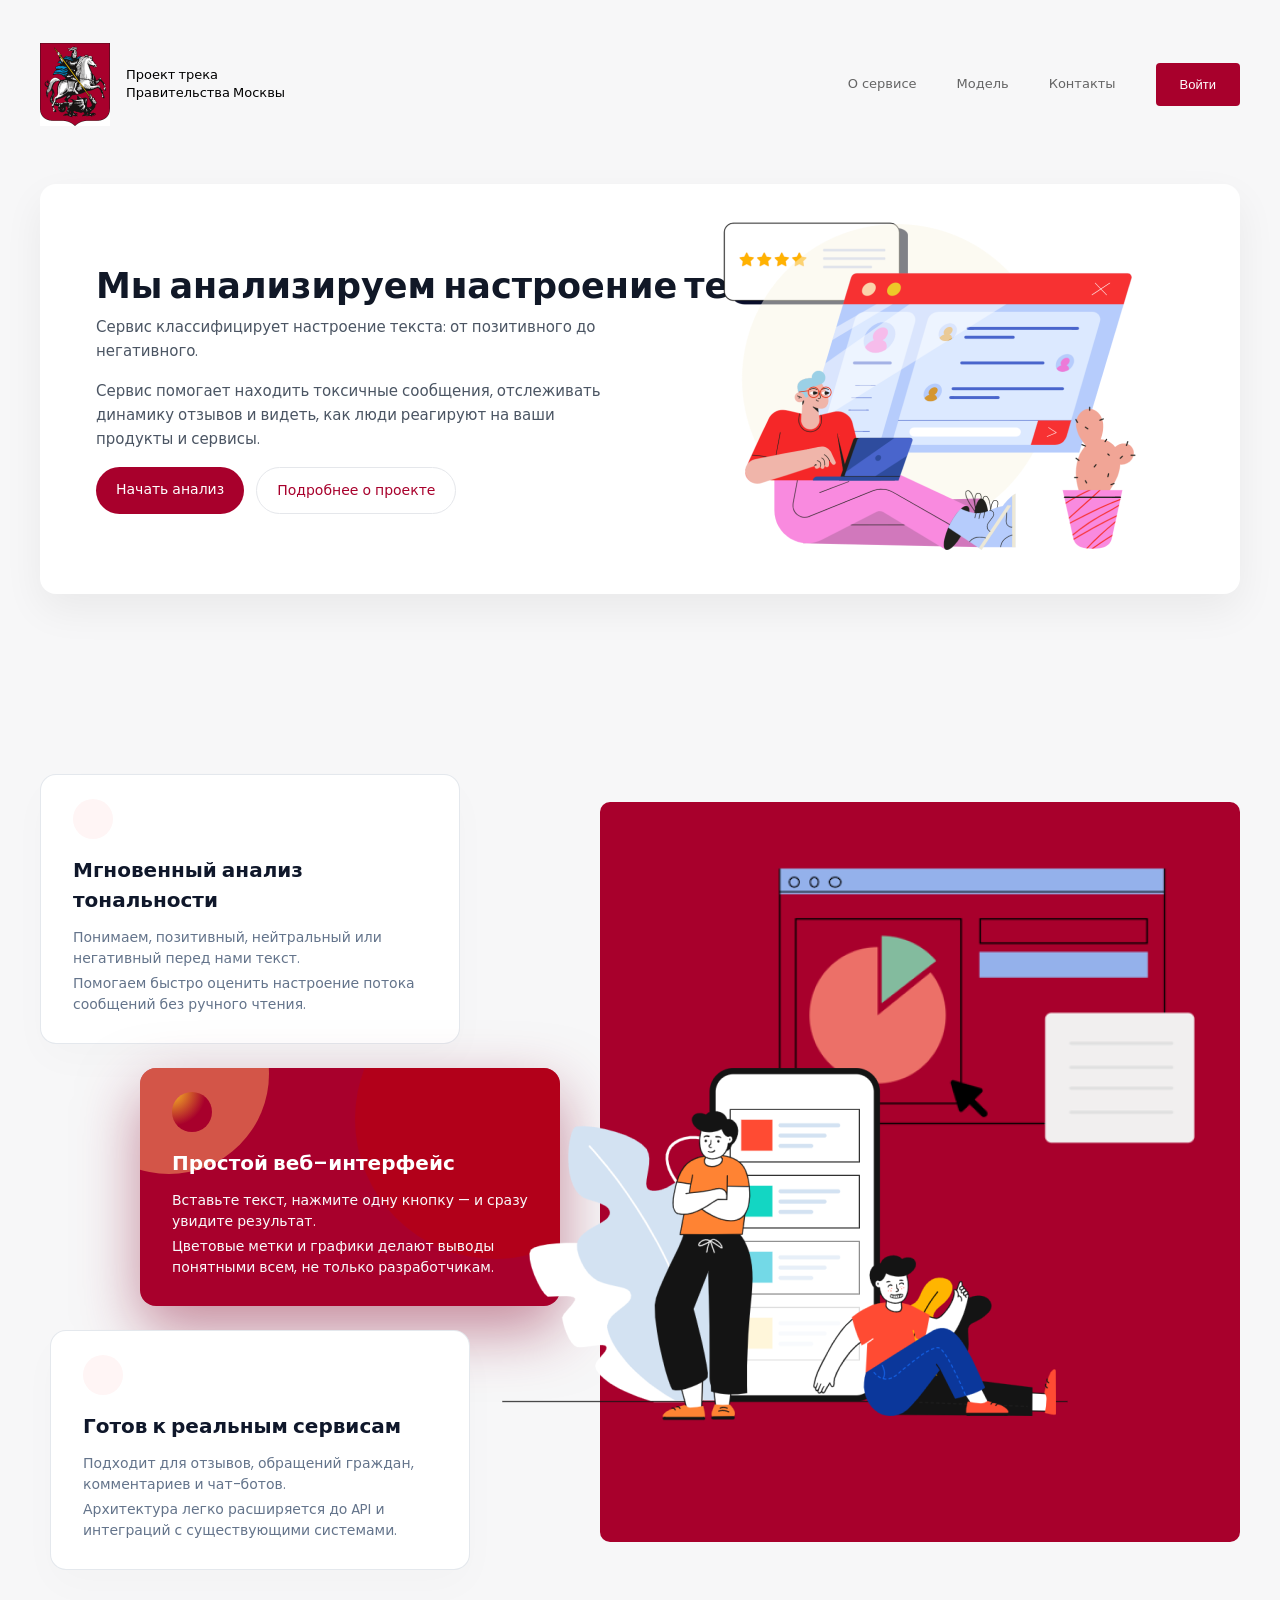
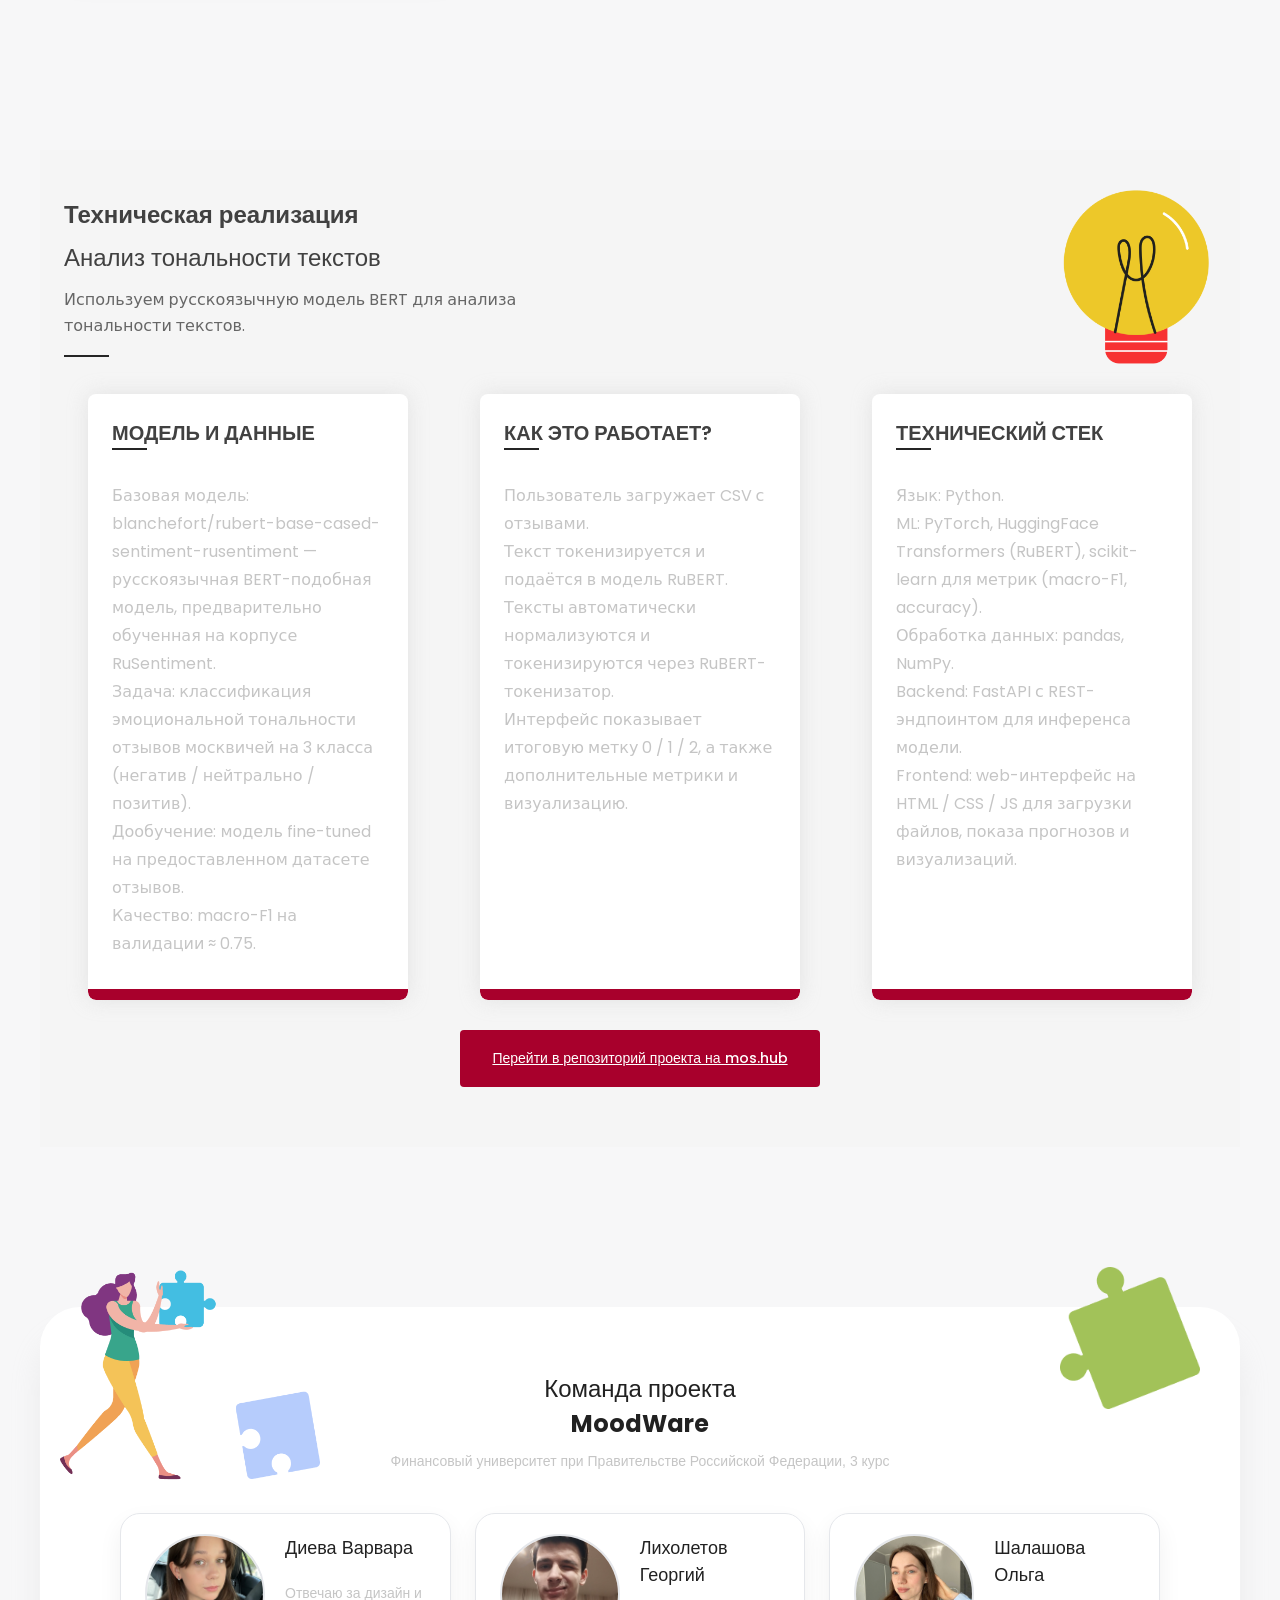
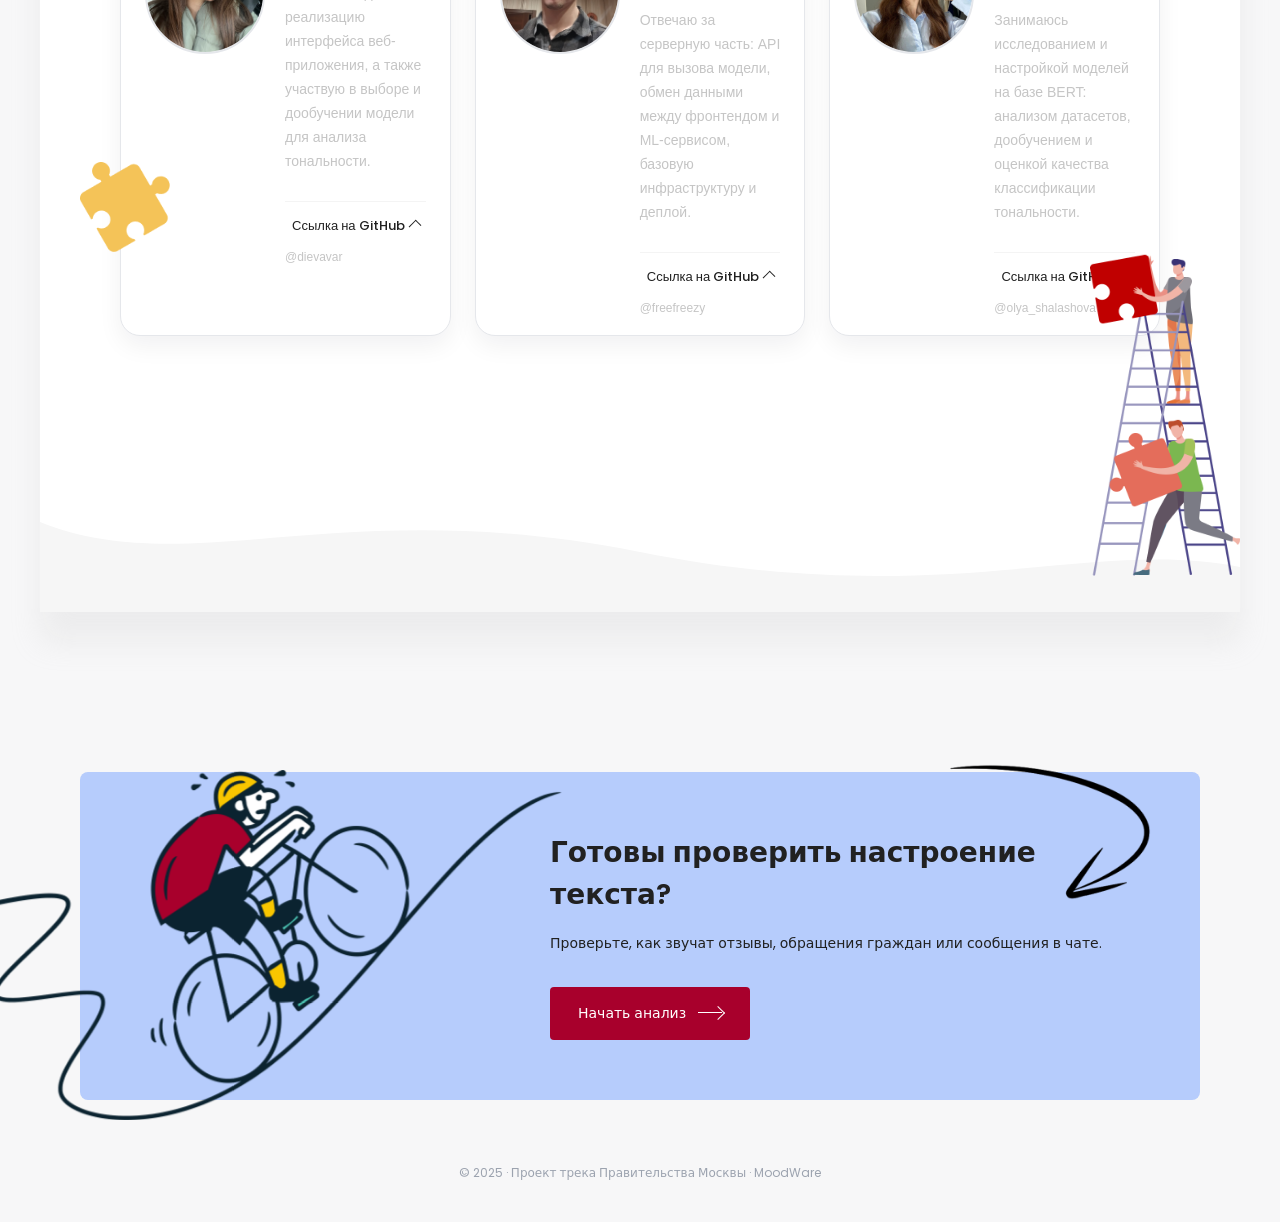
<file: frontend/index.html>
<!DOCTYPE html>
<html lang="ru">
<head>
  <meta charset="UTF-8" />
  <title>Моя страница</title>
  <link rel="preconnect" href="https://fonts.googleapis.com">
  <link rel="preconnect" href="https://fonts.gstatic.com" crossorigin>
  <link href="https://fonts.googleapis.com/css2?family=Poppins:wght@300;400;500;600&display=swap" rel="stylesheet">
  <!-- 1. Общая база -->
  <link rel="stylesheet" href="./css/base.css">

  <!-- 1 секция -->
  <link rel="stylesheet" href="./css/home_1.css">

  <!-- 2 секция  -->
  <link rel="stylesheet" href="./css/advantages_2.css">

    <!-- 3 секция  -->
  <link rel="stylesheet" href="./css/go_3.css">

    <!-- 4 секция  -->
    <link rel="stylesheet" href="./css/model_4.css">

    <!-- 5 секция  -->
     <link rel="stylesheet" href="./css/us_5.css">

</head>

<body>
 <div id="top"></div>
  <div class="page">
    <!-- HEADER -->
    <header class="header">
      <div class="logo-block">
        <img src="./img/logo.png" alt="Логотип" />
        <div class="logo-text">
          Проект трека<br />
          Правительства Москвы
        </div>
      </div>

      <nav class="nav">
        <a href="#about">О сервисе</a>
        <a href="#model">Модель</a>
        <a href="#contacts">Контакты</a>
        <button class="btn-login">Войти</button>
      </nav>
    </header>

    <!-- MAIN: несколько секций -->
    <main>
      <!-- Первая страница (hero) -->
      <section class="hero" id="home">
        <section class="hero-text">
        <h1 class="hero-title">Мы анализируем настроение текстов</h1>
        <p class="hero-subtitle">
          Сервис классифицирует настроение текста: от позитивного до негативного.
        </p>
        <p class="hero-subtitle">
          Сервис помогает находить токсичные сообщения, отслеживать динамику отзывов и видеть, как люди реагируют на ваши продукты и сервисы.
        </p>
        <div class="hero-cta">
            <a href="index_model.html" class="btn-primary">
                <span>Начать анализ</span>
            </a>
          <a href="#model" class="btn-outline">Подробнее о проекте</a>
        </div>
      </section>

        <div class="hero-image">
          <img src="./img/hero.png" alt="Иллюстрация сервиса" class="hero-image-main" />
          <img src="./img/review.png" alt="Окно отзыва" class="hero-image-review" />
        </div>
      </section>

      <!-- Вторая страница (красное полотно + змейка карточек) -->
      <section class="features-section" id="about">
    <div class="features-section__inner">
      <!-- Левая колонка с карточками -->
      <div class="features-section__left">
        <!-- Верхняя «прозрачная» карточка -->
        <article class="feature-card feature-card--ghost">
          <div class="feature-card__icon feature-card__icon--ghost">
            <!-- сюда можно вставить svg-иконку щита -->
          </div>
          <h3 class="feature-card__title">Мгновенный анализ тональности</h3>
          <p class="feature-card__text">
            Понимаем, позитивный, нейтральный или негативный перед нами текст.
          </p>
          <p class="feature-card__text">
            Помогаем быстро оценить настроение потока сообщений без ручного чтения.
          </p>
        </article>

        <!-- Центральная красная карточка -->
        <!-- Центральная красная карточка -->
        <article class="feature-card feature-card--primary feature-card--decor">
          <div class="feature-card__icon feature-card__icon--primary">
            <!-- иконка -->
          </div>
          <h3 class="feature-card__title feature-card__title--light">
            Простой веб–интерфейс
          </h3>
          <p class="feature-card__text feature-card__text--light">
            Вставьте текст, нажмите одну кнопку — и сразу увидите результат.
          </p>
          <p class="feature-card__text feature-card__text--light">
            Цветовые метки и графики делают выводы понятными всем,
            не только разработчикам.
          </p>
        </article>


        <!-- Нижняя «прозрачная» карточка -->
        <article class="feature-card feature-card--ghost">
          <div class="feature-card__icon feature-card__icon--ghost">
          </div>
          <h3 class="feature-card__title">Готов к реальным сервисам</h3>
          <p class="feature-card__text">
            Подходит для отзывов, обращений граждан, комментариев и чат-ботов.
          </p>
          <p class="feature-card__text">
            Архитектура легко расширяется до API и интеграций
            с существующими системами.
          </p>
        </article>
      </div>

      <!-- Правая колонка с иллюстрацией -->
      <div class="features-section__right">
        <div class="features-hero">
          <div class="page-home__frame">
            <!-- Красный фон карточки -->
            <div class="page-home__card">
                <div class="page-home__card-bg"></div>
            </div>

            <!-- Блок с картинками поверх красной карточки -->
            <div class="page-home__images">
              <!-- Аналитика -->
              <img
                class="page-home__img page-home__img--analytics"
                src="./img/diagrm.png"
                alt="The Little Things - Analytics"
              />

              <!-- Мобильный макет -->
              <img
                class="page-home__img page-home__img--mobile"
                src="./img/heros2.png"
                alt="Croods Mobile"
              />
            </div>
          </div>
        </div>
      </div>
    </div>
  </section>


        <!-- 4 страница (красное полотно + змейка карточек) -->
 <!-- Блок: Техническая реализация анализа тональности -->
<section id="model" class="sentiment-section">
  <header class="sentiment-hero">
    <div class="sentiment-hero__content">
      <p class="sentiment-hero__eyebrow">Техническая реализация</p>
      <h1 class="sentiment-hero__title">Анализ тональности текстов</h1>
      <p class="sentiment-hero__subtitle">
        Используем русскоязычную модель BERT для анализа тональности текстов.
      </p>
      <div class="sentiment-hero__line"></div>
    </div>

    <div class="sentiment-hero__image-wrapper">
      <img src="img/4p.png" alt="Иконка идеи" class="sentiment-hero__image" />
    </div>
  </header>

  <main class="sentiment-content">
    <section class="sentiment-cards">
      <!-- Карточка: Модель -->
      <article class="sentiment-card">
        <div class="sentiment-card__header">
          <div>
            <h2 class="sentiment-card__title">Модель и данные</h2>
              <span class="sentiment-card__label-line"></span>
          </div>
        </div>
        <p class="sentiment-card__text">
          Базовая модель: blanchefort/rubert-base-cased-sentiment-rusentiment — русскоязычная BERT-подобная модель, предварительно обученная на корпусе RuSentiment.<br>
          Задача: классификация эмоциональной тональности отзывов москвичей на 3 класса (негатив / нейтрально / позитив).<br>
          Дообучение: модель fine-tuned на предоставленном датасете отзывов.<br>
            Качество: macro-F1 на валидации ≈ 0.75.<br>
        </p>
        <div class="sentiment-card__accent"></div>
      </article>

      <!-- Карточка: Как это работает? -->
      <article class="sentiment-card">
        <div class="sentiment-card__header">
          <div>
              <h2 class="sentiment-card__title">Как это работает?</h2>
            <span class="sentiment-card__label-line"></span>
          </div>
        </div>
        <p class="sentiment-card__text">
          Пользователь загружает CSV с отзывами.<br>
          Текст токенизируется и подаётся в модель RuBERT.<br>
          Тексты автоматически нормализуются и токенизируются через RuBERT-токенизатор.<br>
          Интерфейс показывает итоговую метку 0 / 1 / 2, а также дополнительные метрики и визуализацию.<br>
        </p>
        <div class="sentiment-card__accent"></div>
      </article>

      <!-- Карточка: Технический стек -->
      <article class="sentiment-card">
        <div class="sentiment-card__header">
          <div>
              <h2 class="sentiment-card__title">Технический стек</h2>
            <span class="sentiment-card__label-line"></span>
          </div>
        </div>
        <p class="sentiment-card__text">
          Язык: Python.<br>
            ML: PyTorch, HuggingFace Transformers (RuBERT), scikit-learn для метрик (macro-F1, accuracy).<br>
            Обработка данных: pandas, NumPy.<br>
          Backend: FastAPI с REST-эндпоинтом для инференса модели.<br>
          Frontend: web-интерфейс на HTML / CSS / JS для загрузки файлов, показа прогнозов и визуализаций.<br>
        </p>
        <div class="sentiment-card__accent"></div>
      </article>
    </section>

    <div class="sentiment-cta">
          <a
            class="sentiment-cta__button"
            href="https://hub.mos.ru/varvaradieva8/moshack-change_2025"
            target="_blank"
            rel="noopener noreferrer"
          >
    <span>Перейти в репозиторий проекта на mos.hub</span>
  </a>
</div>

  </main>
</section>
        <!-- 5 страница -->
  <section class="team-section" id="contacts">
    <!-- Левая картинка -->
    <img
      src="./img/girl_5.png"
      alt="Команда на лестнице слева"
      class="team-side-image team-side-image--left"
    />

    <!-- Правая картинка -->
    <img
      src="./img/boys_5.png"
      alt="Команда на лестнице справа"
      class="team-side-image team-side-image--right"
    />

      <img src="./img/pazl1_5.png"
       alt=""
       class="team-extra-image team-extra-image--top-right" />

  <!-- НОВАЯ: нижняя справа -->
  <img src="./img/pazl2_5.png"
       alt=""
       class="team-extra-image team-extra-image--bottom-right" />
<div class="team-panel">
  <!-- Новый обёрточный блок для содержимого -->
  <div class="team-panel__content">
    <header class="team-header">
      <p class="team-header__title">Команда проекта<br>
        <span class="team-header__brand">MoodWare</span>
      </p>
      <p class="team-header__subtitle">
        Финансовый университет при Правительстве Российской Федерации, 3 курс
      </p>
    </header>

    <div class="team-cards">
      <!-- 1 -->
        <article class="team-card team-card--side">
  <div class="team-card__photo">
    <img
      src="./img/varya.jpg"
      alt="Диева Варвара"
      class="team-card__img"
    >
  </div>

  <div class="team-card__content">
    <h3 class="team-card__name">Диева Варвара</h3>
    <p class="team-card__desc">
      Отвечаю за дизайн и реализацию интерфейса веб-приложения,
      а также участвую в выборе и дообучении модели для анализа тональности.
    </p>

    <a href="https://github.com/dievavar" class="team-card__link" target="_blank" rel="noopener noreferrer">
      <span>Ссылка на GitHub</span>
      <span class="team-card__link-arrow"></span>
    </a>

    <a href="https://t.me/dievavar" class="team-card__telegram" target="_blank" rel="noopener noreferrer">
      @dievavar
    </a>
  </div>
</article>
<!-- 2 -->
<article class="team-card team-card--side">
  <div class="team-card__photo">
    <img
      src="./img/gosha.jpg"
      alt="Лихолетов Георгий"
      class="team-card__img"
    >
  </div>

  <div class="team-card__content">
    <h3 class="team-card__name">Лихолетов Георгий</h3>
    <p class="team-card__desc">
      Отвечаю за серверную часть: API для вызова модели,
      обмен данными между фронтендом и ML-сервисом,
      базовую инфраструктуру и деплой.
    </p>

    <a href="https://github.com/FreEFreeZy"
       class="team-card__link"
       target="_blank"
       rel="noopener noreferrer">
      <span>Ссылка на GitHub</span>
      <span class="team-card__link-arrow"></span>
    </a>

    <a href="https://t.me/freefreezy"
       class="team-card__telegram"
       target="_blank"
       rel="noopener noreferrer">
      @freefreezy
    </a>
  </div>
</article>
<article class="team-card team-card--side">
  <div class="team-card__photo">
    <img
      src="./img/olya.jpg"
      alt="Шалашова Ольга"
      class="team-card__img"
    >
  </div>

  <div class="team-card__content">
    <h3 class="team-card__name">Шалашова Ольга</h3>
    <p class="team-card__desc">
      Занимаюсь исследованием и настройкой моделей на базе BERT:
      анализом датасетов, дообучением и оценкой качества
      классификации тональности.
    </p>

    <a href="https://github.com/shalashova-olga"
       class="team-card__link"
       target="_blank"
       rel="noopener noreferrer">
      <span>Ссылка на GitHub</span>
      <span class="team-card__link-arrow"></span>
    </a>

    <a href="https://t.me/olya_shalashova"
       class="team-card__telegram"
       target="_blank"
       rel="noopener noreferrer">
      @olya_shalashova
    </a>
  </div>
</article>

    </div>
  </div>

  <!-- Волна снизу панели -->
  <svg
    class="team-panel__wave"
    viewBox="0 0 1440 120"
    xmlns="http://www.w3.org/2000/svg"
    preserveAspectRatio="none"
  >
    <path
      fill="#ffffff"
      d="M0,0 C 180,80 360,-40 720,40 C1080,120 1260,20 1440,60 L1440,120 L0,120 Z"
    />
  </svg>
</div>
  </section>
              <!-- CTA-секция -->
 <section class="cta-section" id="cta">
  <div class="cta-section__bg">
    <!-- Велосипед слева, выступает -->
    <img src="./img/bike_3.png" alt="Велосипед" class="cta-section__bike" />

    <!-- Текст + кнопка -->
    <div class="cta-section__content">
      <h2 class="cta-section__title">
        Готовы проверить настроение текста?
      </h2>
      <p class="cta-section__subtitle">
        Проверьте, как звучат отзывы, обращения граждан или сообщения в чате.
      </p>

      <a href="index_model.html" class="cta-section__btn">
          <span>Начать анализ</span>
          <span class="cta-section__btn-arrow"></span>
      </a>
    </div>

    <!-- Стрелка справа сверху -->
    <img src="./img/strelka_3.png" alt="Стрелка" class="cta-section__arrow" />
  </div>
 </section>

  </main>
    <footer class="footer">
      © 2025 · Проект трека Правительства Москвы · MoodWare
    </footer>
  </div>
  <a href="#top" class="scroll-top" id="scroll-top">↑</a>

<script>
  const scrollTopBtn = document.getElementById('scroll-top');

  window.addEventListener('scroll', () => {
    const threshold = 800;

    if (window.scrollY > threshold) {
      scrollTopBtn.classList.add('scroll-top--visible');
    } else {
      scrollTopBtn.classList.remove('scroll-top--visible');
    }
  });
</script>
</body>
</html>
</file>
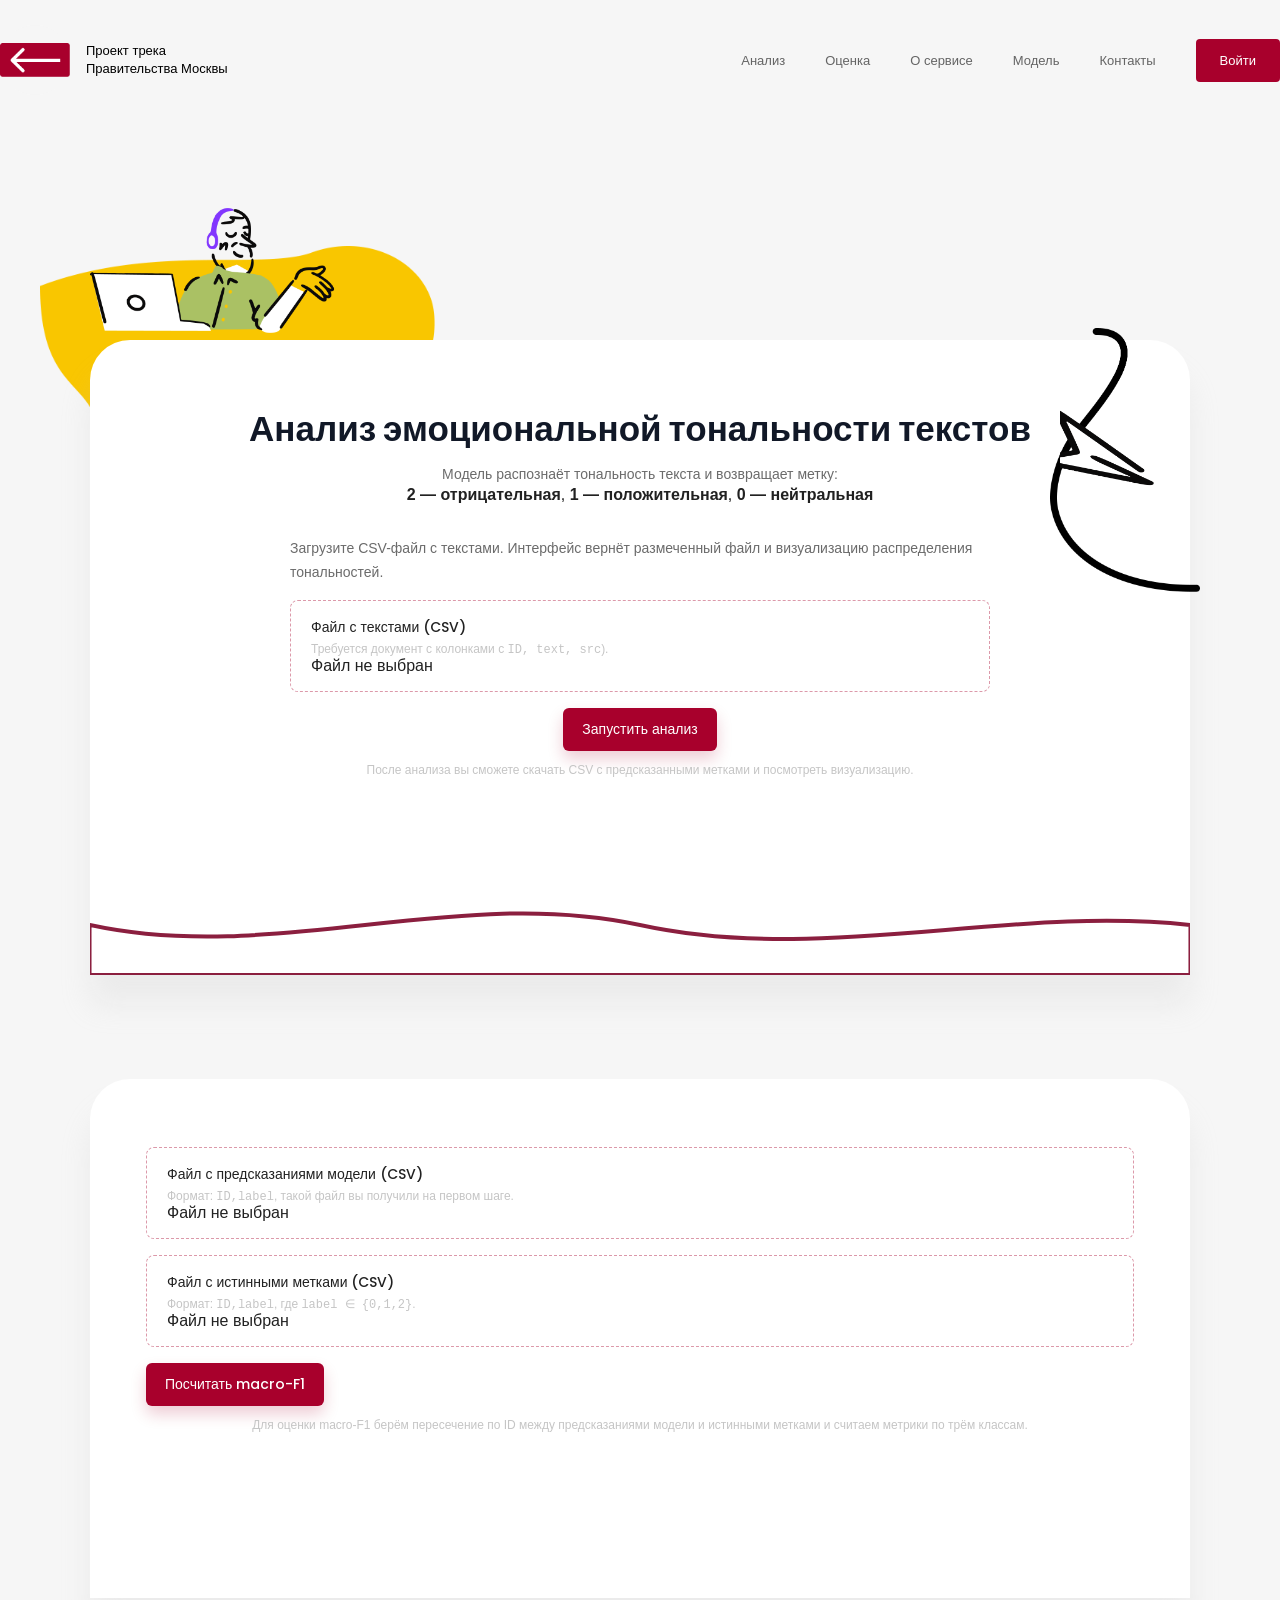
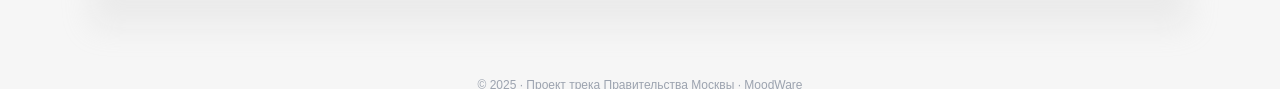
<file: frontend/index_model.html>
<!DOCTYPE html>
<html lang="ru">
<head>
  <meta charset="UTF-8" />
  <title>Моя страница</title>
  <link rel="preconnect" href="https://fonts.googleapis.com">
  <link rel="preconnect" href="https://fonts.gstatic.com" crossorigin>
  <link href="https://fonts.googleapis.com/css2?family=Poppins:wght@300;400;500;600&display=swap" rel="stylesheet">
  <link rel="stylesheet" href="./css/base.css">
    <link rel="stylesheet" href="./css/home_1.css">
    <link rel="stylesheet" href="./css/model_index.css">
</head>
<body>
<div class="page">
  <header class="header">
    <div class="logo-block">
      <a href="index.html" class="header-back-array">
        <img src="./img/back_arrow.png" alt="Вернуться на главную" />
      </a>
      <div class="logo-text">
        Проект трека<br />
        Правительства Москвы
      </div>
    </div>

    <nav class="nav">
        <a href="#analysis">Анализ</a>
        <a href="#metrics">Оценка</a>
      <a href="index.html#about">О сервисе</a>
      <a href="index.html#model">Модель</a>
      <a href="index.html#contacts">Контакты</a>
      <button class="btn-login">Войти</button>
    </nav>
  </header>

  <main>
    <section class="flyline-section">
  <div class="flyline-container">
    <img
      src="./img/line1.png"
      alt=""
      class="flyline-img flyline-img--line"
    />
    <img
      src="./img/fly.png"
      alt=""
      class="flyline-img flyline-img--fly"
    />
  </div>

         <div class="flyline-container">
      <!-- Левый стек из двух картинок -->
      <div class="flyline-stack-left">
        <img
          src="./img/3p.png"
          alt="Верхняя левая задняя"
          class="flyline-stack-img flyline-stack-img--back"
        />
        <img
          src="./img/boy.png"
          alt="Верхняя левая передняя"
          class="flyline-stack-img flyline-stack-img--front"
        />
      </div>
</section>


    <section class="app-section app-section--analysis" id="analysis">
    <div class="app-container app-section__content">
      <!-- Заголовок страницы -->
      <header class="app-hero">
        <h1 class="app-hero__title">
          Анализ эмоциональной тональности текстов
        </h1>
        <p class="app-hero__subtitle">
          Модель распознаёт тональность текста и возвращает метку:
            <p class="app-hero__subtitle">
            <p><strong>2 — отрицательная</strong>,
           <strong>1 — положительная</strong>,
          <strong>0 — нейтральная</strong></p>
            </p>
      </header>


      <!-- БЛОК 1: Анализ текстов -->
      <section class="app-block app-block--analyze">
        <div class="app-block__left">
          <p class="app-block__text">
            Загрузите CSV-файл с текстами. Интерфейс вернёт размеченный файл
            и визуализацию распределения тональностей.
          </p>

          <div class="app-upload">
            <label class="app-upload__label">
              <span class="app-upload__title">Файл с текстами (CSV)</span>
              <span class="app-upload__hint">
                Требуется документ с колонками с <code>ID, text, src</code>).
              </span>
              <input
                type="file"
                class="app-upload__input"
                id="texts-file-input"
                accept=".csv"
              /><span class="app-upload__filename" id="texts-file-name">
                Файл не выбран
            </span>

            </label>
          </div>

          <button class="app-btn app-btn--primary app-btn--center" id="run-analysis-btn">
            Запустить анализ
          </button>

          <p class="app-block__note">
            После анализа вы сможете скачать CSV с предсказанными метками
            и посмотреть визуализацию.
          </p>
        </div>
      </section>
    </div>

    <!-- Волна теперь прямо у секции -->
    <svg
      class="app-section__wave"
      viewBox="0 0 1440 90"
      preserveAspectRatio="none"
      xmlns="http://www.w3.org/2000/svg"
    >
      <path d="M0,40 C240,80 480,0 720,40 C960,80 1200,20 1440,40 L1440,90 L0,90 Z"/>
    </svg>
  </section>
  </main>
</div>
<div class="app-block__right hidden" id="results-block">
  <!-- Карточка с таблицей -->
  <div class="app-card app-card--table">
    <div class="app-card__header">
      <h3 class="app-card__title">Предпросмотр результатов</h3>
      <span class="app-card__tag">первые 10 строк</span>
    </div>

    <div class="app-table-wrapper">
      <table class="app-table" id="results-table">
        <thead>
          <tr>
            <th>ID</th>
            <th>label</th>
          </tr>
        </thead>
        <tbody>
          <!-- сюда JS вставит строки -->
        </tbody>
      </table>
    </div>

    <button
      class="app-btn app-btn--outline app-card__download"
      id="download-btn"
    >
      Скачать результаты (CSV)
    </button>
  </div>

    <!-- Карточка с гистограммой распределения классов -->
<!-- Карточка с гистограммой распределения классов -->
<!-- Карточка с гистограммой распределения классов -->
<div class="app-card app-card--chart">
  <div class="app-card__header">
    <h3 class="app-card__title">Распределение тональностей</h3>
    <p class="app-card__subtitle">
      Доли предсказаний по классам в загруженном файле
    </p>
  </div>

  <div class="app-chart-placeholder">
    <!-- Класс 0 -->
    <div class="app-chart-bar app-chart-bar--neg" id="chart-bar-0" title="0 — нейтральная">
      <div class="app-chart-bar__column">
        <div class="app-chart-bar__fill"></div>
      </div>
      <div class="app-chart-bar__value" id="chart-count-0">0</div>
      <div class="app-chart-bar__label-short">0</div>
    </div>

    <!-- Класс 1 -->
    <div class="app-chart-bar app-chart-bar--neu" id="chart-bar-1" title="1 — положительная">
      <div class="app-chart-bar__column">
        <div class="app-chart-bar__fill"></div>
      </div>
      <div class="app-chart-bar__value" id="chart-count-1">0</div>
      <div class="app-chart-bar__label-short">1</div>
    </div>

    <!-- Класс 2 -->
    <div class="app-chart-bar app-chart-bar--pos" id="chart-bar-2" title="2 — негативная">
      <div class="app-chart-bar__column">
        <div class="app-chart-bar__fill"></div>
      </div>
      <div class="app-chart-bar__value" id="chart-count-2">0</div>
      <div class="app-chart-bar__label-short">2</div>
    </div>
  </div>

  <!-- Легенда под графиком -->
  <div class="app-chart-legend">
    <div class="app-chart-legend__item">
      <span class="app-chart-legend__dot app-chart-legend__dot--neg"></span>
      <span>0 — нейтральная</span>
    </div>
    <div class="app-chart-legend__item">
      <span class="app-chart-legend__dot app-chart-legend__dot--neu"></span>
      <span>1 — положительная</span>
    </div>
    <div class="app-chart-legend__item">
      <span class="app-chart-legend__dot app-chart-legend__dot--pos"></span>
      <span>2 — негативная</span>
    </div>
  </div>
</div>



<!-- Карточка: график распределения тональностей по источникам -->
<div class="app-card app-card--chart app-card--sources">
  <div class="app-card__header">
    <h3 class="app-card__title">Тональности по источнику</h3>
    <p class="app-card__subtitle">
      Выберите источник (src), чтобы посмотреть распределение классов
    </p>
  </div>

<div class="app-sources-controls">
  <label for="src-select" class="app-sources-label">Источник:</label>

  <div class="app-sources-select-wrap">
    <select id="src-select" class="app-sources-select">
      <option value="">— нет данных —</option>
    </select>
  </div>
</div>


  <!-- Вертикальный график как и сверху, но для выбранного src -->
  <div class="app-chart-placeholder app-chart-placeholder--sources">
    <div class="app-chart-bar app-chart-bar--neg" id="src-bar-0">
      <div class="app-chart-bar__column">
        <div class="app-chart-bar__fill"></div>
      </div>
      <div class="app-chart-bar__value" id="src-count-0">0</div>
      <div class="app-chart-bar__label-short">0</div>
    </div>

    <div class="app-chart-bar app-chart-bar--neu" id="src-bar-1">
      <div class="app-chart-bar__column">
        <div class="app-chart-bar__fill"></div>
      </div>
      <div class="app-chart-bar__value" id="src-count-1">0</div>
      <div class="app-chart-bar__label-short">1</div>
    </div>

    <div class="app-chart-bar app-chart-bar--pos" id="src-bar-2">
      <div class="app-chart-bar__column">
        <div class="app-chart-bar__fill"></div>
      </div>
      <div class="app-chart-bar__value" id="src-count-2">0</div>
      <div class="app-chart-bar__label-short">2</div>
    </div>
  </div>
</div>




</div>
      <section class="app-between">

<!--            <img src="./img/1p.png" alt="Левая картинка" class="app-between__img app-between__img&#45;&#45;left"/>-->
<!--          <img src="./img/2p.png" alt="Левая картинка" class="app-between__img app-between__img&#45;&#45;right"/>-->
<!--          <img src="./img/girl.png" alt="Оверлей" class="app-between__img app-between__img&#45;&#45;right-overlay"/>-->


      </section>
<main>
<!-- БЛОК 2: Оценка модели по macro-F1 -->
<section class="app-section app-section--metrics" id="metrics">
  <div class="app-container app-section__content app-section__content--metrics">

    <!-- Верх: слева текст, справа картинка -->
      <div class="app-metrics-left">
  <!-- Файл с предсказаниями модели -->
  <div class="app-upload">
    <label class="app-upload__label">
      <span class="app-upload__title">Файл с предсказаниями модели (CSV)</span>
      <span class="app-upload__hint">
        Формат: <code>ID,label</code>, такой файл вы получили на первом шаге.
      </span>
      <input
        type="file"
        class="app-upload__input"
        id="pred-file-input"
        accept=".csv"
      >
      <span class="app-upload__filename" id="pred-file-name">
        Файл не выбран
      </span>
    </label>
  </div>

  <!-- Файл с истинными метками -->
  <div class="app-upload">
    <label class="app-upload__label">
      <span class="app-upload__title">Файл с истинными метками (CSV)</span>
      <span class="app-upload__hint">
        Формат: <code>ID,label</code>, где <code>label ∈ {0,1,2}</code>.
      </span>
      <input
        type="file"
        class="app-upload__input"
        id="val-file-input"
        accept=".csv"
      >
      <span class="app-upload__filename" id="val-file-name">
        Файл не выбран
      </span>
    </label>
  </div>

  <button class="app-btn app-btn--primary" id="calc-macro-btn">
    Посчитать macro-F1
  </button>

  <p class="app-block__note">
    Для оценки macro-F1 берём пересечение по ID между предсказаниями модели
    и истинными метками и считаем метрики по трём классам.
  </p>
</div>





      <!-- Правая часть: метрики + confusion matrix (по умолчанию скрыта) -->
      <div class="app-metrics-right hidden" id="metrics-results">
        <div class="app-card app-card--metrics-summary">
          <h3 class="app-card__title">Итоговые метрики</h3>
          <div class="app-metrics-main">
            <div class="app-metrics-main__value">
              <span class="app-metrics-main__label">macro-F1</span>
              <span class="app-metrics-main__number" id="macro-f1-value">0.84</span>
            </div>
            <div class="app-metrics-main__details">
              <span id="accuracy-value">Accuracy: 0.88</span>
              <span id="precision-value">Precision (macro): 0.83</span>
              <span id="recall-value">Recall (macro): 0.85</span>
            </div>
          </div>
        </div>

        <div class="app-card app-card--confusion">
          <h3 class="app-card__title">Confusion matrix</h3>
          <div class="app-confusion">
            <table class="app-table app-table--confusion" id="confusion-table">
              <thead>
                <tr>
                  <th></th>
                  <th>Pred 0</th>
                  <th>Pred 1</th>
                  <th>Pred 2</th>
                </tr>
              </thead>
              <tbody>
                <tr>
                  <th>True 0</th>
                  <td>120</td>
                  <td>15</td>
                  <td>5</td>
                </tr>
                <tr>
                  <th>True 1</th>
                  <td>10</td>
                  <td>140</td>
                  <td>20</td>
                </tr>
                <tr>
                  <th>True 2</th>
                  <td>3</td>
                  <td>12</td>
                  <td>110</td>
                </tr>
              </tbody>
            </table>
          </div>
        </div>

      </div> <!-- /app-metrics-right -->
    </div> <!-- /app-metrics-grid -->

  </div> <!-- /app-container -->
</section>

  </main>
     <footer class="footer">
      © 2025 · Проект трека Правительства Москвы · MoodWare
    </footer>
  <script src="./js/index_model.js"></script>
</body>
</html>
</file>
<file: frontend/css/base.css>
*,
*::before,
*::after {
  box-sizing: border-box;
  margin: 0;
  padding: 0;
}

body {
  font-family: "Poppins", system-ui, -apple-system, BlinkMacSystemFont, sans-serif;
  background: #f7f7f8;
  color: #414141;
}

/* Картинки по умолчанию адекватно ведут себя в макете */
img {
  max-width: 100%;
  height: auto;
  display: block;
}

/* Общий контейнер страницы */
.page {
  min-height: 100vh;
  max-width: 1440px;
  margin: 0 auto;
  padding: 24px 40px 40px;
  display: flex;
  flex-direction: column;
}

/* Если ты используешь main-контент как .page__features */
.page__features {
  flex: 1;               /* занимает всё оставшееся место по высоте */
  display: flex;
  align-items: center;   /* центр по вертикали */
}

/* Опционально: общий класс для секций */
.section {
  width: 100%;
}
html {
  scroll-behavior: smooth;
}

main > section {
  /* базовые отступы сверху и снизу секций */
  padding: 100px 0;
}

/* каждая следующая секция отстоит от предыдущей */
main > section + section {
  margin-top: 80px;
}

#about {
  scroll-margin-top: -100px; /* подгони под высоту хедера */
}

html {
  scroll-behavior: smooth;

}

/* кнопка "наверх" */
.scroll-top {
  position: fixed;
  right: 24px;
  bottom: 24px;
  width: 40px;
  height: 40px;
  border-radius: 50%;
  background: #a8002c;
  color: #ffffff;
  font-size: 20px;
  line-height: 40px;
  text-align: center;
  text-decoration: none;
  cursor: pointer;
  box-shadow: 0 8px 16px rgba(168, 0, 44, 0.3);

  opacity: 0;
  pointer-events: none;
  transition: opacity 0.2s ease;
}

/* когда видима */
.scroll-top--visible {
  opacity: 1;
  pointer-events: auto;
}
</file>
<file: frontend/css/home_1.css>
/* ---------- HEADER ---------- */

    .header {
      display: flex;
      align-items: center;
      justify-content: space-between;
      gap: 40px;
      margin-bottom: 40px;
    }

.header-back-array {
  display: inline-flex;
  align-items: center;
  justify-content: center;
  width: 70px;      /* было 55px */
  height: 70px;     /* было 55px */
  border-radius: 50%;
  background: #f6f6f6;
  cursor: pointer;
  transition: background-color 0.2s ease, transform 0.2s ease;
}

.header-back-array img {
  width: 40px;   /* было 50px, но можно подбирать */
  height: auto;  /* чтобы не искажалось */
  object-fit: contain;
}


    .logo-block {
      display: flex;
      align-items: center;
      gap: 16px;
      min-height: 120px;
    }

    .logo-block img {
      width: 70px;
      height: 83px;
      object-fit: contain;
      flex-shrink: 0;
    }

    .logo-text {
      font-size: 13px;
      font-weight: 500;
      line-height: 1.4;
      color: #000;
    }

    .nav {
      display: flex;
      align-items: center;
      gap: 40px;
      margin-left: auto;
    }

    .nav a {
      font-size: 13px;
      font-weight: 300;
      color: #414141;
      text-decoration: none;
      opacity: 0.8;
      transition: opacity 0.15s ease, color 0.15s ease;
      white-space: nowrap;
    }

    .nav a:hover {
      opacity: 1;
      color: #a8002c;
    }

    .btn-login {
      padding: 14px 24px;
      background: #a8002c;
      border-radius: 4px;
      border: none;
      color: #fff;
      font-size: 13px;
      font-weight: 500;
      cursor: pointer;
      white-space: nowrap;
      transition: background 0.15s ease, transform 0.1s ease;
    }

    .btn-login:hover {
      background: #c00035;
      transform: translateY(-1px);
    }

    /* ---------- MAIN / HERO ---------- */

    .hero {
      flex: 1;
      display: flex;
      align-items: center;
      justify-content: space-between;
      gap: 60px;
      padding: 40px 56px;
      background: #ffffff;
      border-radius: 16px;
      box-shadow: 0 16px 40px rgba(0, 0, 0, 0.06);
    }

    .hero-text {
      flex: 1;
      max-width: 520px;
    }

    .hero-title {
      font-size: 35px;
      line-height: 1.2;
      margin-bottom: 12px;
      color: #111827;
      margin: 0 0 8px 0;
    }

    @media (min-width: 1024px) {
      .hero-title {
        white-space: nowrap;
      }
    }

    .hero-subtitle {
      font-size: 15px;
      line-height: 1.6;
      color: #4b5563;
      margin-bottom: 24px;
      margin: 0 0 16px 0;
    }

    .hero-cta {
      display: flex;
      flex-wrap: wrap;
      gap: 12px;
    }

    .btn-primary {
      text-decoration: none;
      display: inline-flex;
      padding: 12px 20px;
      background: #a8002c;
      color: #fff;
      border: none;
      border-radius: 999px;
      font-size: 14px;
      font-weight: 500;
      cursor: pointer;
      transition: background 0.15s ease, transform 0.1s ease;
    }

    .btn-primary:hover {
      background: #c00035;
      transform: translateY(-1px);
    }

    .btn-outline {
      padding: 12px 20px;
      background: transparent;
      color: #a8002c;
      border-radius: 999px;
      border: 1px solid #e5e7eb;
      font-size: 14px;
      font-weight: 500;
      cursor: pointer;
      transition: background 0.15s ease, color 0.15s ease, border-color 0.15s ease;
      text-decoration: none;
    }

    .btn-outline:hover {
      background: #fff1f5;
      border-color: #fecaca;
    }

.btn-outline:hover,
.btn-outline:focus,
.btn-outline:visited {
  text-decoration: none;
}
   .hero-image {
  flex: 1;
  display: flex;
  justify-content: center;
  align-items: center;
  position: relative;
  max-width: 488px;
}

.hero-image-main {
  max-width: 100%;
  height: auto;
  border-radius: 16px;
  object-fit: cover;
  display: block;
  position: relative;
  z-index: 2;
}

.hero-image-review {
  position: absolute;
  width: 219px;
  height: 118px;
  left: 10px;
  top: -20px;
  object-fit: cover;
  border-radius: 12px;
  z-index: 1;
}

    /* ---------- FOOTER ---------- */
    .footer {
      margin-top: 24px;
      font-size: 12px;
      color: #9ca3af;
      text-align: center;
    }
</file>
<file: frontend/css/advantages_2.css>
/* ============ СЕКЦИЯ С КАРТОЧКАМИ + КРАСНЫЙ БЛОК ============ */

  /* main-контент, который должен занять экран по высоте */
  .page__features {
    flex: 1;                    /* занять всё оставшееся место в .page */
    display: flex;
    align-items: center;        /* по вертикали по центру экрана */
  }

  .features-section {
    width: 100%;
  }

  .features-section__inner {
    max-width: 1200px;
    margin: 0 auto;
    display: flex;
    gap: 40px;
    align-items: center;
    justify-content: space-between;
  }

 /* Колонка с карточками */
.features-section__left {
  flex: 0 0 420px;
  display: flex;
  flex-direction: column;
  gap: 24px;          /* расстояние между карточками */
  position: relative; /* чтобы сдвиги выглядели аккуратно */
}

/* 1-я карточка — без сдвига */
.features-section__left .feature-card:nth-child(1) {
  transform: translateX(0);
}

/* 2-я карточка — вправо */
.features-section__left .feature-card:nth-child(2) {
  transform: translateX(100px);  /* можно 50–60, если хочешь сильнее эффект */
}

/* 3-я карточка — немного влево */
.features-section__left .feature-card:nth-child(3) {
  transform: translateX(10px);  /* лёгкий сдвиг, чтобы не в линию с первой */
}


  /* Правая колонка (красный кадр) */
  .features-section__right {
    flex: 1;
    display: flex;
    justify-content: flex-end;
  }

  .features-hero {
    width: 100%;
    max-width: 640px;
  }

  /* ---------- КАРТОЧКИ СЛЕВА ---------- */


.feature-card {
  position: relative;
  padding: 24px 32px;
  border-radius: 16px;
  background: #ffffff;
  box-shadow: 0 16px 40px rgba(15, 23, 42, 0.04);
  width: 100%;
  overflow: hidden;
}


  .feature-card--ghost {
    border: 1px solid rgba(148, 163, 184, 0.25);
    box-shadow: 0 16px 40px rgba(15, 23, 42, 0.02);
  }

  /* Красная карточка */
.feature-card--primary {
  background: #A8002C;
  color: #ffffff;
  box-shadow: 0 24px 60px rgba(148, 27, 63, 0.5);
}


.feature-card--decor > * {
  position: relative;
  z-index: 1;
  overflow: hidden;
}

/* Левый оранжевый овал */
.feature-card--decor::before {
  content: "";
  position: absolute;
  width: 200px;
  height: 200px;
  left: -71px;
  top: -94px;
  background: #FFAA64;
  opacity: 0.5;
  border-radius: 50%;
}

/* Правый красный крупный овал */
.feature-card--decor::after {
  content: "";
  position: absolute;
  width: 280px;
  height: 280px;
  right: -75px;   /* вместо left: 405px — логичнее от правого края */
  top: -89px;
  background: #C00000;
  opacity: 0.4;
  border-radius: 50%;
}


  .feature-card__icon {
    width: 40px;
    height: 40px;
    border-radius: 999px;
    display: flex;
    align-items: center;
    justify-content: center;
    margin-bottom: 16px;
  }

  .feature-card__icon--ghost {
    background: #fff5f5;
  }

  .feature-card__icon--primary {
    background: radial-gradient(circle at 0 0, #fbbf24, #a8002c 60%);
  }

  .feature-card__title {
    margin: 0 0 12px;
    font-size: 20px;
    font-weight: 600;
    color: #0f172a;
  }

  .feature-card__title--light {
    color: #ffffff;
  }

  .feature-card__text {
    margin: 0 0 4px;
    font-size: 14px;
    line-height: 1.5;
    color: #64748b;
  }

  .feature-card__text--light {
    color: #f9fafb;
  }

  /* ---------- ПРАВЫЙ КРАСНЫЙ БЛОК (как на картинке) ---------- */

  .page-home__frame {
    position: relative;
    width: 100%;
    max-width: 766px;
    aspect-ratio: 766 / 886;
  }

  .page-home__card {
    position: relative;
    width: 100%;
    height: 100%;
    border-radius: 10px;
    overflow: hidden;
  }

  .page-home__card-bg {
    position: absolute;
    inset: 0;
    background: #a8002c;
  }

  .page-home__card-bottom {
    position: absolute;
    left: 0;
    right: 0;
    bottom: 0;
    height: 112px;
    display: flex;
    justify-content: center;
    align-items: flex-start;
    pointer-events: none;
  }

  .card-bottom__top-strip {
    position: absolute;
    top: 0;
    left: 0;
    width: 100%;
    height: 36px;
    background: #ffffff;
  }

  .card-bottom__big-shape {
    position: absolute;
    top: 25px;
    width: 180px;
    height: 67px;
    background: #ffffff;
    border-radius: 40px;
  }

  .card-bottom__middle-strip {
    position: absolute;
    top: 75px;
    width: 100%;
    height: 15px;
    background: #ffffff;
  }

  .card-bottom__small-strip {
    position: absolute;
    top: 103px;
    width: 113px;
    height: 9px;
    background: #ffffff;
  }

  .page-home__images {
    position: absolute;
    inset: 0;
  }

  .page-home__img {
    position: absolute;
    object-fit: contain;
  }

  .page-home__img--analytics {
    width: 460px;
    height: 327px;
    right: 20px;
    top: 40px;
  }

.page-home__img--mobile {
  position: absolute;
  width: 568px;
  height: 515px;
  left: -100px;   /* вот здесь "выступание" влево */
  bottom: 40px;  /* при необходимости можно подправить вверх/вниз */
  object-fit: contain;
}


  @media (max-width: 1024px) {
    .features-section__inner {
      flex-direction: column;
      align-items: stretch;
    }

    .features-section__left {
      order: 2;
    }

    .features-section__right {
      order: 1;
      justify-content: center;
    }

    .features-hero {
      max-width: 100%;
    }
  }
</file>
<file: frontend/css/go_3.css>
/* Вся секция */
.cta-section {
  padding: 80px 40px 40px;
}

.cta-section__bg {
  position: relative;
  background: #b6ccfc;
  min-height: 260px;
  border-radius: 8px;
  overflow: visible;   /* чтобы ничего не резалось */
  width: 100%;
}

/* Контент (текст + кнопка) */
.cta-section__content {
  position: relative;
  z-index: 2;          /* выше фона и ниже картинок не обязательно, но можно */
  max-width: 700px;
  margin-left: 470px;  /* сдвиг блока текста вправо/влево – подбери число */
  padding: 60px 40px 60px 0;
  text-align: left;
}

.cta-section__title {
  font-size: 28px;
  font-weight: 600;
  margin-bottom: 16px;
  color: #212121;
}

.cta-section__subtitle {
  font-size: 14px;
  line-height: 1.6;
  color: #212121;
  margin-bottom: 32px;

  max-width: 600px;   /* ширина как в фигме */
  width: 600px;       /* фикс, чтобы текст переносился стабильно */
  white-space: normal;
}

/* Кнопка */
.cta-section__btn {
  display: inline-flex;
  text-decoration: none;
  align-items: center;
  gap: 12px;
  padding: 16px 28px;
  background: #a8002c;
  color: #ffffff;
  border-radius: 4px;
  border: none;
  cursor: pointer;
  font-size: 14px;
  font-weight: 500;
}

.cta-section__btn-arrow {
  display: inline-block;
  width: 24px;
  height: 1.5px;
  border-top: 1px solid #ffffff;
  position: relative;
}

.cta-section__btn-arrow::after {
  content: "";
  position: absolute;
  right: -1px;
  top: -5px;
  width: 10px;
  height: 10px;
  border-top: 1px solid #ffffff;
  border-right: 1px solid #ffffff;
  transform: rotate(45deg);
}

/* Велосипед — слева, выступает */
.cta-section__bike {
  position: absolute;
  z-index: 3;      /* над синим блоком */
  left: -140px;    /* выходит за фон */
  bottom: -20px;   /* немного вниз */
  height: 350px;   /* размер картинки, можешь увеличить/уменьшить */
  object-fit: contain;
  pointer-events: none;
}

/* Стрелка — справа сверху */
.cta-section__arrow {
  position: absolute;
  z-index: 3;      /* над синим блоком */
  right: 40px;
  top: -50px;      /* стрелка вылетает вверх */
  width: 220px;    /* размер стрелки */
  object-fit: contain;
  pointer-events: none;
}
</file>
<file: frontend/css/model_4.css>
/* Контейнер всей секции */
.sentiment-section {
  min-height: 100vh;
  padding: 40px 24px 60px;
  display: flex;
  flex-direction: column;
  align-items: center;
  background: #f5f5f5; /* можно убрать, если фон задаётся глобально */
}

.sentiment-hero,
.sentiment-content {
  width: 100%;
  max-width: 1320px;
}

/* HERO */

.sentiment-hero {
  display: flex;
  justify-content: space-between;
  align-items: center;
  gap: 40px;
  margin-bottom: -70px;
}

.sentiment-hero__content {
  max-width: 480px;
}

.sentiment-hero__eyebrow {
  margin: 0 0 8px;
  font-family: "Poppins", sans-serif;
  font-weight: 600;
  font-size: 24px;
}

.sentiment-hero__title {
  margin: 0 0 12px;
  font-family: "Poppins", sans-serif;
  font-weight: 500;
  font-size: 24px;
}

.sentiment-hero__subtitle {
  margin: 0 0 16px;
  font-size: 16px;
  line-height: 1.6;
  color: #666;
}

.sentiment-hero__line {
  width: 45px;
  height: 2px;
  background: #252525;
}

.sentiment-hero__image-wrapper {
  flex-shrink: 0;
}

.sentiment-hero__image {
  max-width: 160px;
  height: auto;
  display: block;
}

/* CARDS */

.sentiment-cards {
  display: grid;
  grid-template-columns: repeat(3, minmax(0, 1fr));
  gap: 24px;
  justify-items: center;
}


.sentiment-card {
  background: #ffffff;
  border-radius: 8px;
  box-shadow: 0 0 20px rgba(219, 219, 219, 0.7);
  padding: 24px 24px 18px;   /* чуть меньше отступы */
  display: flex;
  flex-direction: column;
  position: relative;
  overflow: hidden;
  margin-top: 0;
  max-width: 320px;
}
.sentiment-card__header {
  display: flex;
  justify-content: space-between;
  align-items: center;
  margin-bottom: 24px;
}

.sentiment-card__title {
  margin: 0;
  font-family: "Poppins", sans-serif;
  font-weight: 600;
  font-size: 20px;
  text-transform: uppercase;
}

.sentiment-card__label-line {
  display: block;
  width: 35px;
  height: 2px;
  background: #252525;
  margin-bottom: 8px;
}

.sentiment-card__icon {
  width: 50px;
  height: 50px;
  border-radius: 50%;
  background: #ffffff;
  box-shadow: 0 0 20px #dbdbdb;
}

.sentiment-card__text {
  margin: 0 0 24px;
  font-size: 16px;
  line-height: 1.75;
  color: #c5c5c5;
}

.sentiment-card__accent {
  height: 11px;
  width: 100%;
  background: #a8002c;
  border-radius: 0 0 8px 8px;
  position: absolute;
  left: 0;
  bottom: 0;
}

/* CTA BUTTON */

.sentiment-cta {
  display: flex;
  justify-content: center;
  margin-top: -70px;
}

.sentiment-cta__button {
  display: inline-flex;
  align-items: center;
  gap: 10px;
  padding: 18px 32px;
  border-radius: 4px;
  border: none;
  background: #a8002c;
  color: #ffffff;
  font-family: "Poppins", sans-serif;
  font-size: 14px;
  font-weight: 500;
  cursor: pointer;
  transition: transform 0.1s ease, box-shadow 0.1s ease, background 0.1s ease;
}

.sentiment-cta__button:hover {
  background: #8c0024;
  box-shadow: 0 8px 18px rgba(0, 0, 0, 0.15);
  transform: translateY(-1px);
}

.sentiment-cta__button:active {
  transform: translateY(0);
  box-shadow: none;
}

.sentiment-cta__arrow::before {
  content: "";
  position: absolute;
  top: 50%;
  left: 5px;
  width: 7px;
  height: 1.5px;
  background: #ffffff;
  transform: translateY(-50%);
}

.sentiment-cta__arrow::after {
  content: "";
  position: absolute;
  top: 50%;
  right: 5px;
  width: 0;
  height: 0;
  border-top: 4px solid transparent;
  border-bottom: 4px solid transparent;
  border-left: 6px solid #ffffff;
  transform: translateY(-50%);
}

/* Адаптив */

@media (max-width: 1024px) {
  .sentiment-cards {
    grid-template-columns: repeat(2, minmax(0, 1fr));
  }

  .sentiment-hero {
    flex-direction: column;
    align-items: flex-start;
  }

  .sentiment-hero__image-wrapper {
    align-self: flex-end;
  }
}

@media (max-width: 768px) {
  .sentiment-cards {
    grid-template-columns: 1fr;
  }

  .sentiment-section {
    padding: 24px 16px 40px;
  }

  .sentiment-hero__image-wrapper {
    align-self: center;
  }
}
</file>
<file: frontend/css/us_5.css>
/* Секция-маска */
.team-section {
  position: relative;
  padding: 80px 0 0;   /* верхний отступ, снизу убрали лишнее */
  display: flex;
  justify-content: center;
}




/* ЦЕНТРАЛЬНАЯ ПОДЛОЖКА */
.team-panel {
  position: relative;
  z-index: 2;
  width: 100%;
  max-width: 1252px;
  margin: 0 auto;

  background: #ffffff;
  border-radius: 40px 40px 0 0;
  box-shadow: 0 30px 30px rgba(197, 197, 197, 0.2);
  overflow: hidden;
  min-height: 600px;
}


.team-card {
  display: flex;
  align-items: flex-start;        /* вместо center, чтобы тянулась по высоте */
  gap: 20px;
  padding: 20px 24px;
  border-radius: 20px;

  border: 1px solid #e5e7eb;      /* рамка */
  background: #ffffff;
  box-shadow: 0 10px 24px rgba(15, 23, 42, 0.06);

  margin-bottom: 16px;            /* чтобы следующая картинка не прилипала снизу */
}

/* внутренности панели: заголовок + три карточки */
.team-panel__content {
  padding: 64px 80px 260px;
}


*,
*::before,
*::after {
  box-sizing: border-box;
  margin: 0;
  padding: 0;
}

body {
  font-family: "Poppins", system-ui, -apple-system, BlinkMacSystemFont, sans-serif;
  background: #f7f7f8;
  color: #414141;
}

/* Картинки по умолчанию адекватно ведут себя в макете */
img {
  max-width: 100%;
  height: auto;
  display: block;
}

/* Общий контейнер страницы */
.page {
  min-height: 100vh;
  max-width: 1440px;
  margin: 0 auto;
  padding: 24px 40px 40px;
  display: flex;
  flex-direction: column;
}

/* Если ты используешь main-контент как .page__features */
.page__features {
  flex: 1;               /* занимает всё оставшееся место по высоте */
  display: flex;
  align-items: center;   /* центр по вертикали */
}

/* Опционально: общий класс для секций */
.section {
  width: 100%;
}
html {
  scroll-behavior: smooth;
}

main > section {
  /* базовые отступы сверху и снизу секций */
  padding: 100px 0;
}

/* каждая следующая секция отстоит от предыдущей */
main > section + section {
  margin-top: 80px;
}

#about {
  scroll-margin-top: -100px; /* подгони под высоту хедера */
}

html {
  scroll-behavior: smooth;

}

/* кнопка "наверх" */
.scroll-top {
  position: fixed;
  right: 24px;
  bottom: 24px;
  width: 40px;
  height: 40px;
  border-radius: 50%;
  background: #a8002c;
  color: #ffffff;
  font-size: 20px;
  line-height: 40px;
  text-align: center;
  text-decoration: none;
  cursor: pointer;
  box-shadow: 0 8px 16px rgba(168, 0, 44, 0.3);

  opacity: 0;
  pointer-events: none;
  transition: opacity 0.2s ease;
}

/* когда видима */
.scroll-top--visible {
  opacity: 1;
  pointer-events: auto;
}



.team-side-image,
.team-extra-image {
  z-index: 1;
}
/* головы и подзаголовок */
.team-header {
  text-align: center;
  margin-bottom: 40px;
}

.team-panel__wave {
  position: absolute;
  left: 0;
  bottom: 0;       /* прямо к нижнему краю панели */
  width: 100%;
  height: 90px;    /* высота волны, можно менять */
  display: block;
}

/* Заливаем волну цветом фона секции */
.team-panel__wave path {
  fill: #f6f6f6;   /* совпадает с нижней частью градиента .team-section */
}


.team-header__title {
  margin: 0 0 8px;
  font-family: "Poppins", sans-serif;
  font-size: 24px;
  font-weight: 400;
  color: #212121;
}

.team-header__brand {
  font-weight: 700;
}

.team-header__subtitle {
  margin: 0;
  font-family: "Roboto", sans-serif;
  font-size: 14px;
  line-height: 24px;
  color: #c5c5c5;
}

/* СЕТКА КАРТОЧЕК — три колонки по центру */
.team-cards {
  display: grid;
  grid-template-columns: repeat(3, minmax(0, 1fr));
  gap: 24px;
}

/* КАРТОЧКИ */


.team-card__photo {
  flex: 0 0 120px;
  display: flex;
  align-items: center;
  justify-content: center;
  flex-shrink: 0;                 /* не сжимать колонку с фото */
}
.team-card__img {
  width: 120px;
  height: 120px;
  border-radius: 50%;
  object-fit: cover;
  border: 2px solid #e5e7eb;
}
.team-card__content {
  flex: 1;                         /* растянуть на оставшееся место */
  display: flex;
  flex-direction: column;
  gap: 8px;
}



/* Центральная карточка с акцентом */
.team-card--center {
  border: none;
  box-shadow: 0 30px 30px rgba(197, 197, 197, 0.2);
  position: relative;
  padding-top: 40px;
}

.team-card__accent-bar {
  position: absolute;
  top: 0;
  left: 50%;
  transform: translateX(-50%);
  width: 295px;
  height: 4px;
  border-radius: 6px;
  background: #de3c3c;
}

.team-card__name {
  margin: 0 0 12px;
  font-family: "Poppins", sans-serif;
  font-size: 18px;
  font-weight: 500;
  color: #212121;
}

.team-card__desc {
  margin: 0 0 20px;
  font-family: "Roboto", sans-serif;
  font-size: 14px;
  line-height: 24px;
  color: #c5c5c5;
}

/* Линия + ссылка внизу карточки */
.team-card__link {
  margin-top: auto;
  padding-top: 14px;
  border-top: 1px solid rgba(197, 197, 197, 0.2);
  width: 100%;
  display: inline-flex;
  align-items: center;
  justify-content: center;
  gap: 6px;
  font-family: "Poppins", sans-serif;
  font-size: 13px;
  font-weight: 500;
  color: #212121;
  text-decoration: none;
}

.team-card__link--accent {
  color: #de3c3c;
  border-top-color: rgba(197, 197, 197, 0.5);
}

/* маленькая стрелка */
.team-card__link-arrow {
  width: 8px;
  height: 10px;
  border-left: 1px solid #212121;
  border-top: 1px solid #212121;
  transform: rotate(45deg);
}

.team-card__link-arrow--accent {
  border-color: #de3c3c;
}

/* БОКОВЫЕ КАРТИНКИ С НАХЛЁСТОМ */
.team-side-image {
  position: absolute;
  top: 50%;
  transform: translateY(-50%);
  width: 150px;       /* стало фиксированное, заметно меньше */
  height: auto;
  max-height: none;
  object-fit: contain;
  z-index: 3;         /* чтобы были поверх фона/маски */
}

.team-side-image--left {
  left: 20px;
  top: 15%;
  width: 260px;
}

.team-side-image--right {
  right: 0px;
  top: 80%;        /* больше 50% → ниже */
}

.team-extra-image {
  position: absolute;
  width: 140px;       /* размер, подберёшь */
  height: auto;
  object-fit: contain;
  z-index: 3;         /* поверх подложки, но можно поменять */
}

/* верхняя справа */
.team-extra-image--top-right {
  top: 40px;          /* отступ сверху */
  right: 40px;        /* отступ от правого края секции */
}

/* нижняя (чуть правее/левее — подбираешь) */
.team-extra-image--bottom-right {
  bottom: 360px;   /* как низко он будет — можешь подправить */
  left: 40px;     /* теперь слева */
  right: auto;    /* важно обнулить right, чтобы не мешался */
  width: 90px;    /* делаем картинку меньше, было, например, 140px */
}

/* адаптив, если нужен */
@media (max-width: 1200px) {
  .team-side-image {
    display: none; /* на узких экранах можно убрать картинки */
  }

  .team-panel {
    padding: 32px 24px 40px;
  }

  .team-cards {
    grid-template-columns: 1fr;
    max-width: 420px;
    margin: 0 auto;
  }
}

.team-card__telegram {
  display: inline-block;
  margin-top: 6px;          /* расстояние от GitHub-ссылки */
  font-size: 12px;
  font-family: "Roboto", sans-serif;
  color: #c5c5c5;           /* посерее, чтобы не спорила с основным акцентом */
  text-decoration: none;
}

.team-card__telegram:hover {
  text-decoration: underline; /* по желанию */
}
</file>
<file: frontend/css/model_index.css>
/* =========================
   БАЗОВЫЕ НАСТРОЙКИ СТРАНИЦЫ
   ========================= */

*,
*::before,
*::after {
  box-sizing: border-box;
}


body,
.page {
  margin: 0;
  padding: 0;
  background: #f6f6f6; /* общий серый фон */
  font-family: "Roboto", sans-serif;
  color: #212121;
}

.hidden {
  display: none;
}

/* Обёртка-центрировщик */
.app-container {
  width: 100%;
  max-width: 1252px;
  margin: 0 auto;
  padding: 0 24px;
}

/* Общая секция (полотно) */
.app-section {
  position: relative;
  padding: 20px 0 100px;
  background: transparent;
}

/* =========================
   ПОЛОТНО 1: АНАЛИЗ ТЕКСТОВ
   ========================= */

.app-section--analysis {
  position: relative;
  max-width: 1100px;
  margin: 16px auto 80px;  /* центрируем блок */
  background: #ffffff;     /* белая подложка */
  border-radius: 40px 40px 0 0;
  box-shadow: 0 30px 30px rgba(197, 197, 197, 0.2);
  overflow: hidden;
}

/* Внутренние отступы у контента (анализ) */
.app-section__content {
  padding: 48px 56px 96px;
}

/* Волна снизу серой плошки */
.app-section__wave {
  position: absolute;
  left: 0;
  bottom: 0;
  width: 100%;
  height: 90px;
  display: block;
}

/* Цвет волны (линия) */
.app-section__wave path {
  fill: none;
  stroke: #8b1f3f;
  stroke-width: 4;
}

/* Заголовок страницы (общий верхний текст) */
.header {
  margin-bottom: 8px;
}

/* Центруем заголовок и подзаголовок */
.app-hero {
  text-align: center;
  max-width: 800px;
  margin: 0 auto 32px;
}

.app-hero__title {
  font-family: "Poppins", sans-serif;
  font-size: 35px;
  line-height: 1.2;
  margin: 0 0 12px;
  color: #111827;
}

.app-hero__subtitle {
  font-size: 14px;
  line-height: 24px;
  color: #6b6b6b;
  margin: 0;
}

/* Блок анализа по центру */
.app-block {
  margin-bottom: 40px;
}

.app-block--analyze {
  display: flex;
  justify-content: center;
  max-width: 700px;
  margin: 0 auto;
}

.app-block__left,
.app-block__right {
  width: 100%;
}

/* Заголовки блоков */
.app-block__title {
  font-family: "Poppins", sans-serif;
  font-size: 20px;
  font-weight: 600;
  color: #212121;
  margin: 0 0 8px;
}

.app-block__text,
.app-block__subtitle {
  font-size: 14px;
  line-height: 24px;
  color: #6b6b6b;
  margin: 0 0 16px;
}

/* Подпись под формой / поясняющий текст */
.app-block__note {
  text-align: center;
  font-size: 12px;
  line-height: 18px;
  color: #c5c5c5;
  margin-top: 10px;
}

/* =========================
   ЗАГРУЗКА ФАЙЛОВ
   ========================= */

.app-upload {
  margin-bottom: 16px;
}

.app-upload__label {
  display: block;
  padding: 16px 20px;
  border-radius: 8px;
  border: 1px dashed rgba(168, 0, 44, 0.4);
  background: #ffffff;
  cursor: pointer;
  transition: border-color 0.2s ease, box-shadow 0.2s ease;
}

.app-upload__label:hover {
  border-color: #a8002c;
  box-shadow: 0 0 0 1px rgba(168, 0, 44, 0.08);
}

.app-upload__title {
  display: block;
  font-family: "Poppins", sans-serif;
  font-size: 14px;
  font-weight: 500;
  color: #212121;
  margin-bottom: 4px;
}

.app-upload__hint {
  display: block;
  font-size: 12px;
  color: #c5c5c5;
}

.app-upload__input {
  display: none;
}

/* =========================
   ПОЛЯ / SELECT
   ========================= */

.app-field {
  margin-bottom: 16px;
}

.app-field__label {
  display: block;
  font-size: 13px;
  color: #6b6b6b;
  margin-bottom: 6px;
}

.app-field__select {
  width: 100%;
  border-radius: 6px;
  border: 1px solid #e0e0e0;
  padding: 8px 10px;
  font-size: 14px;
  color: #212121;
  background: #ffffff;
}

/* =========================
   КНОПКИ
   ========================= */

.app-btn {
  display: inline-flex;
  align-items: center;
  justify-content: center;
  border-radius: 6px;
  border: 1px solid transparent;
  padding: 10px 18px;
  font-family: "Poppins", sans-serif;
  font-size: 14px;
  font-weight: 500;
  cursor: pointer;
  transition: background-color 0.2s ease, color 0.2s ease,
    border-color 0.2s ease, box-shadow 0.2s ease;
}

.app-btn--primary {
  background: #a8002c;
  color: #ffffff;
  box-shadow: 0 8px 16px rgba(168, 0, 44, 0.2);
}

.app-btn--primary:hover {
  background: #7b001f;
}

.app-btn--outline {
  background: #ffffff;
  color: #a8002c;
  border-color: #a8002c;
}

.app-btn--outline:hover {
  background: #fff4f7;
}

.app-btn--center {
  display: block;
  margin: 0 auto;
}

/* =========================
   КАРТОЧКИ
   ========================= */

.app-card {
  background: #ffffff;
  border-radius: 8px;
  box-shadow: 0 0 20px rgba(219, 219, 219, 0.7);
  padding: 20px 20px 18px;
}

.app-card__header {
  display: flex;
  align-items: baseline;
  justify-content: space-between;
  margin-bottom: 12px;
}

.app-card__title {
  font-family: "Poppins", sans-serif;
  font-size: 16px;
  font-weight: 600;
  color: #212121;
  margin: 0;
}

.app-card__tag {
  font-size: 11px;
  color: #c5c5c5;
}

/* =========================
   ТАБЛИЦА
   ========================= */

.app-table-wrapper {
  max-height: 220px;
  overflow: auto;
  border-radius: 6px;
  border: 1px solid #f0f0f0;
}

.app-table {
  width: 100%;
  border-collapse: collapse;
  font-size: 12px;
}

.app-table thead {
  background: #fafafa;
}

.app-table th,
.app-table td {
  padding: 6px 8px;
  border-bottom: 1px solid #f0f0f0;
  text-align: left;
  white-space: nowrap;
}

.app-table th {
  font-weight: 500;
  color: #6b6b6b;
}

.app-table td {
  color: #212121;
}

/* =========================
   БЛОК ГРАФИКА
   ========================= */
/* Карточка с графиком — чуть больше воздух + выравнивание */
.app-card--chart {
  margin-top: 24px;
}

.app-card--chart .app-card__header {
  text-align: center;
}

.app-card--chart .app-card__title {
  font-size: 18px;
  font-weight: 700;
  margin-bottom: 4px;
}

.app-card--chart .app-card__subtitle {
  font-size: 13px;
  color: #6b7280;
}

/* Контейнер с гистограммой: три столбика рядом, по центру */
.app-chart-placeholder {
  display: flex;
  justify-content: space-around;
  align-items: flex-end;
  gap: 32px;
  margin-top: 18px;
  padding: 0 12px;
  max-width: 680px;
  height: 230px;
  margin-left: auto;
  margin-right: auto;
}

/* Один столбик (колонка) */
.app-chart-bar {
  display: flex;
  flex-direction: column;
  align-items: center;
  gap: 6px;
  flex: 1 1 0;
  max-width: 160px;
}

/* Область, в которой растёт заливка */
/* Один столбик */
.app-chart-bar {
  display: flex;
  flex-direction: column;
  align-items: center;
  gap: 6px;
  flex: 1 1 0;
  max-width: 160px;
}

/* Область, где растёт заливка */
.app-chart-bar__column {
  position: relative;
  width: 100%;
  max-width: 64px;
  height: 160px;
  border-radius: 999px;
  background: #f3f4ff;
  overflow: hidden;
}

.app-chart-bar__fill {
  position: absolute;
  left: 0;
  right: 0;
  bottom: 0;
  height: 0%;
  transition: height 0.6s ease-out;
  opacity: 0.8;
}

.app-chart-bar__value {
  font-size: 14px;
  font-weight: 600;
  padding: 2px 8px;
  border-radius: 999px;
  background: #eef2ff;
  text-align: center;
  min-height: 22px;
}

.app-chart-bar__label-short {
  font-size: 13px;
  font-weight: 500;
  text-align: center;
  color: #4b5563;
}

/* Цвета */
.app-chart-bar--neg .app-chart-bar__fill {
  background:  #ffd66b;
}
.app-chart-bar--neu .app-chart-bar__fill {
  background:  #7bd88f;
}
.app-chart-bar--pos .app-chart-bar__fill {
  background: #ff7676;
}

/* Легенда под графиком */
.app-chart-legend {
  margin-top: 12px;
  display: flex;
  justify-content: center;
  gap: 16px;
  flex-wrap: wrap;
}

.app-chart-legend__item {
  display: inline-flex;
  align-items: center;
  gap: 6px;
  font-size: 13px;
  color: #4b5563;
}

.app-chart-legend__dot {
  width: 10px;
  height: 10px;
  border-radius: 50%;
}

/* Цветные точки под те же цвета, что и столбики */
.app-chart-legend__dot--neg {
  background: #ffd66b;
}
.app-chart-legend__dot--neu {
  background: #bd88f;
}
.app-chart-legend__dot--pos {
  background: #7ff7676;
}



/* Блок с контролами источника */
app-sources-controls {
  margin-top: 14px;
  display: flex;
  align-items: center;
  gap: 10px;
  flex-wrap: wrap;
}

/* Подпись "Источник:" */
.app-sources-label {
  font-size: 13px;
  color: #6b7280;
  text-transform: uppercase;
  letter-spacing: 0.06em;
}
.app-sources-select-wrap {
  position: relative;
  display: inline-block;
}

/* Сам селект, стилизуем как кнопку */
.app-sources-select {
  min-width: 220px;
  padding: 8px 40px 8px 14px;
  border-radius: 999px;
  border: 1px solid #c4d0ff;
  background: linear-gradient(135deg, #eef2ff, #dbeafe);
  font-size: 13px;
  font-weight: 500;
  color: #111827;
  cursor: pointer;
  outline: none;
  -webkit-appearance: none;
  -moz-appearance: none;
  appearance: none;
  box-shadow: 0 6px 14px rgba(15, 23, 42, 0.08);
  transition:
    border-color 0.15s ease,
    box-shadow 0.15s ease,
    transform 0.08s ease,
    background 0.15s ease;
}

.app-sources-select:hover {
  border-color: #93c5fd;
  background: linear-gradient(135deg, #e0edff, #c7d2fe);
  transform: translateY(-1px);
  box-shadow: 0 10px 18px rgba(15, 23, 42, 0.12);
}

.app-sources-select:focus {
  border-color: #6366f1;
  box-shadow: 0 0 0 2px rgba(99, 102, 241, 0.25);
}

/* Стрелочка справа */
.app-sources-select-wrap::after {
  content: "";
  position: absolute;
  pointer-events: none;
  right: 14px;
  top: 50%;
  transform: translateY(-50%);
  border-left: 5px solid transparent;
  border-right: 5px solid transparent;
  border-top: 6px solid #4b5563;
  opacity: 0.8;
}

@media (max-width: 640px) {
  .app-sources-controls {
    align-items: flex-start;
  }

  .app-sources-select {
    min-width: 100%;
  }

  .app-sources-select-wrap {
    flex: 1 1 100%;
  }
}

.app-chart-placeholder--sources {
  max-width: 420px;
  height: 210px;
  margin-top: 16px;
}


/* =========================
   ПОЛОТНО 2: ОЦЕНКА КАЧЕСТВА
   ========================= */

.app-section--metrics {
  position: relative;
  max-width: 1100px;
  margin: 24px auto 80px;
  background: #ffffff;
  border-radius: 40px 40px 0 0;
  box-shadow: 0 30px 30px rgba(197, 197, 197, 0.2);
  overflow: visible; /* важно: позволяем картинке торчать наружу */
}


/* Внутренние отступы (метрики) */
.app-section__content--metrics {
  padding: 48px 56px 64px;
}

/* Верхняя часть секции "Оценка качества":
   текст по центру, картинка снизу справа */
/* Верхняя часть секции "Оценка качества":
   текст по центру, картинка снизу справа, вылезает за рамку */
.metrics-hero {
  position: relative;
  display: flex;
  flex-direction: column;
  align-items: center;
  gap: 24px;
  margin-bottom: 32px;
  padding-bottom: 90px; /* запас места, чтобы картинка не налезала на форму */
}

/* Текст как был: по центру */
.metrics-hero__text {
  max-width: 640px;
  text-align: center;
}

/* Картинка "отпущена" вниз и вправо, вылезает наружу */
.metrics-hero__image {
  position: absolute;
  right: -50px;   /* вылазит за правую границу белого блока */
  bottom: -270px;  /* опускаем ниже нижней границы */
}

.metrics-hero__image img {
  max-width: 450px;
  height: auto;
  display: block;
}


.app-metrics-grid {
  margin-top: 0;        /* на всякий случай обнуляем, если где-то стоял отступ */
}

/* Блок с информацией — по центру */
.metrics-hero__text {
  max-width: 640px;
  text-align: center;
}

.metrics-hero__title {
  font-family: "Poppins", sans-serif;
  font-size: 28px;
  font-weight: 600;
  color: #111827;
  margin: 0 0 8px;
}

.metrics-hero__subtitle {
  font-family: "Roboto", sans-serif;
  font-size: 14px;
  line-height: 24px;
  color: #6b6b6b;
  margin: 0;
}

/* =========================
   GRID: ФОРМА СЛЕВА, РЕЗУЛЬТАТЫ СПРАВА
   ========================= */

.app-metrics-grid {
  display: grid;
  grid-template-columns: minmax(0, 1.3fr) minmax(0, 1fr);
  gap: 24px;
  align-items: flex-start;
}

.app-metrics-left,
.app-metrics-right {
  width: 100%;
}

/* Блок метрик */
.app-block--metrics {
  margin-top: 32px;
}

.app-block__header-line {
  margin-bottom: 16px;
}

/* =========================
   METRICS SUMMARY
   ========================= */

.app-card--metrics-summary {
  margin-bottom: 16px;
}

.app-metrics-main {
  display: flex;
  align-items: center;
  justify-content: space-between;
  margin-top: 8px;
}

.app-metrics-main__value {
  display: flex;
  flex-direction: column;
}

.app-metrics-main__label {
  font-size: 12px;
  color: #6b6b6b;
}

.app-metrics-main__number {
  font-family: "Poppins", sans-serif;
  font-size: 24px;
  font-weight: 600;
  color: #a8002c;
}

.app-metrics-main__details {
  display: flex;
  flex-direction: column;
  gap: 4px;
  font-size: 12px;
  color: #6b6b6b;
  text-align: right;
}

/* =========================
   CONFUSION MATRIX
   ========================= */

.app-confusion {
  margin-top: 6px;
}

.app-table--confusion th,
.app-table--confusion td {
  text-align: center;
}

.app-table--confusion thead th:first-child {
  background: transparent;
}

/* =========================
   АДАПТИВ
   ========================= */

/* Средние экраны */
@media (max-width: 992px) {
  .app-section__content,
  .app-section__content--metrics {
    padding: 32px 24px 64px;
  }

  .app-metrics-grid {
    grid-template-columns: 1fr;
  }

  .app-block--analyze {
    max-width: 100%;
  }
}

/* Планшеты / узкие экраны */
@media (max-width: 900px) {
  .metrics-hero {
    flex-direction: column;
    align-items: flex-start;
    gap: 20px;
  }

  .metrics-hero__image {
    justify-content: center;
  }

  .metrics-hero__image img {
    max-width: 200px;
  }

  .app-metrics-grid {
    grid-template-columns: 1fr;
  }
}

/* Мобильные */
@media (max-width: 600px) {
  .app-hero__title {
    font-size: 24px;
  }

  .app-section__content,
  .app-section__content--metrics {
    padding: 24px 16px 56px;
  }

  .metrics-hero__title {
    font-size: 22px;
  }

  .metrics-hero__subtitle {
    font-size: 13px;
  }

  .app-field__select {
    font-size: 13px;
  }
}


/* Секция с декором Fly + Line */
.flyline-section {
  padding-top: 0px !important;
  margin-top: -10 !important;
}

/* Контейнер по ширине как у командной панели */
/* Базовый стиль для обоих изображений */
.flyline-img {
  position: absolute;
  pointer-events: none;
  display: block;
}

/* Line — подложка справа сверху */
.flyline-img--line {
  top: 200px;
  right: 40px;
  width: 150px;              /* подбери визуально */
  height: auto;
  z-index: 1;                /* ниже Fly */
}

/* Fly — поверх Line, чуть смещённая */
.flyline-img--fly {
  top: 280px;                    /* немного выше линии */
  right: 80px;               /* немного левее линии */
  width: 100px;              /* поменьше */
  height: auto;
  z-index: 2;                /* выше Line */
}

/* при желании можно спрятать декор на мобилках */
@media (max-width: 768px) {
  .flyline-container {
    min-height: 120px;
  }

  .flyline-img--line,
  .flyline-img--fly {
    width: 100px;
    right: 16px;
  }
}


.flyline-container {
  position: relative;
  max-width: 1200px;
  margin: 0 auto;
  padding: 24px 0;
}

/* Обертка для стека слева */
.flyline-stack-left {
  position: absolute;
  top: 40px;              /* подними/опусти стек */
  left: 0;
  transform: translateX(-35%); /* насколько "торчит" из блока */
}

/* Общий стиль картинок стека */
.flyline-stack-img {
  position: absolute;
  display: block;
  max-width: 400px;       /* размер стека */
}

/* Задняя картинка */
.flyline-stack-img--back {
  top: 30px;
  left: 0;

}

/* Передняя сверху */
.flyline-stack-img--front {
  top: -10px;     /* немного выше, чтобы сильнее налазила */
  left: 50px;     /* чуть вправо */
  z-index: 999;   /* ПРЯМО СВЕРХУ всего */
}
</file>
